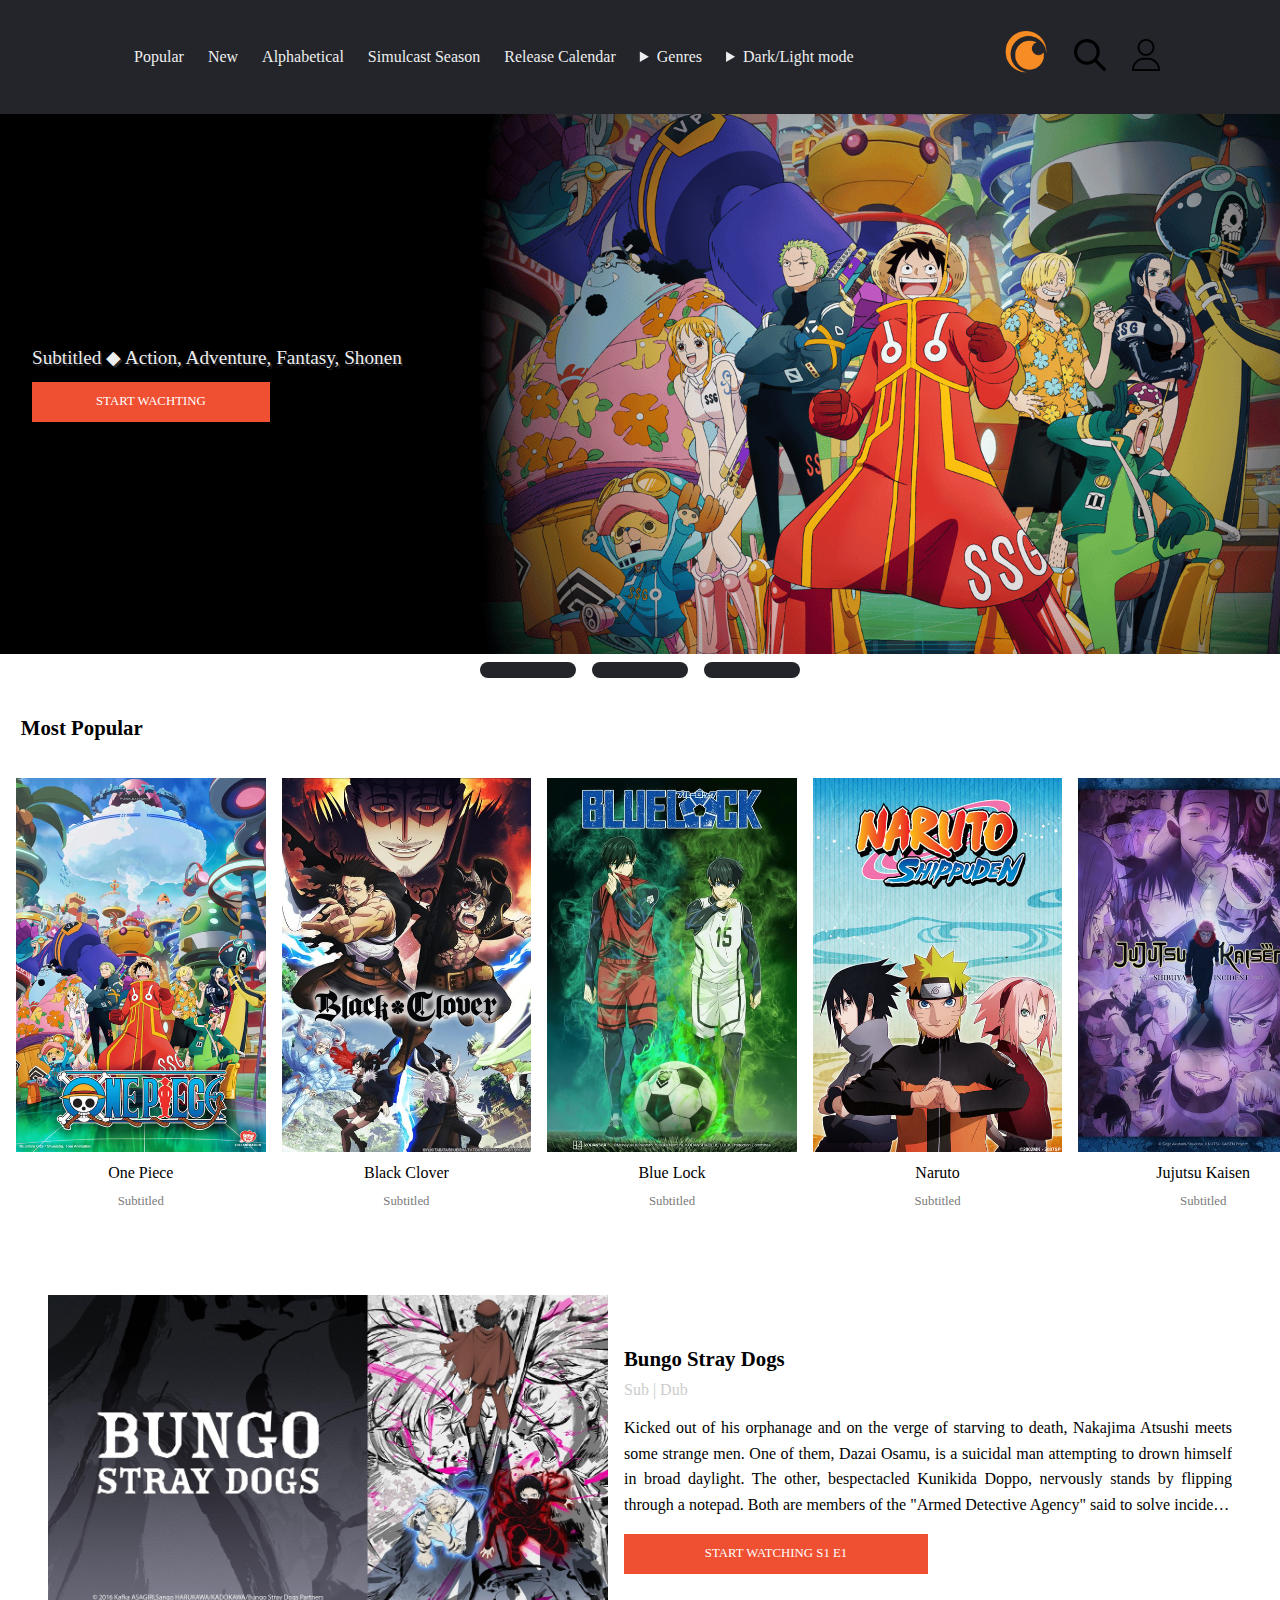
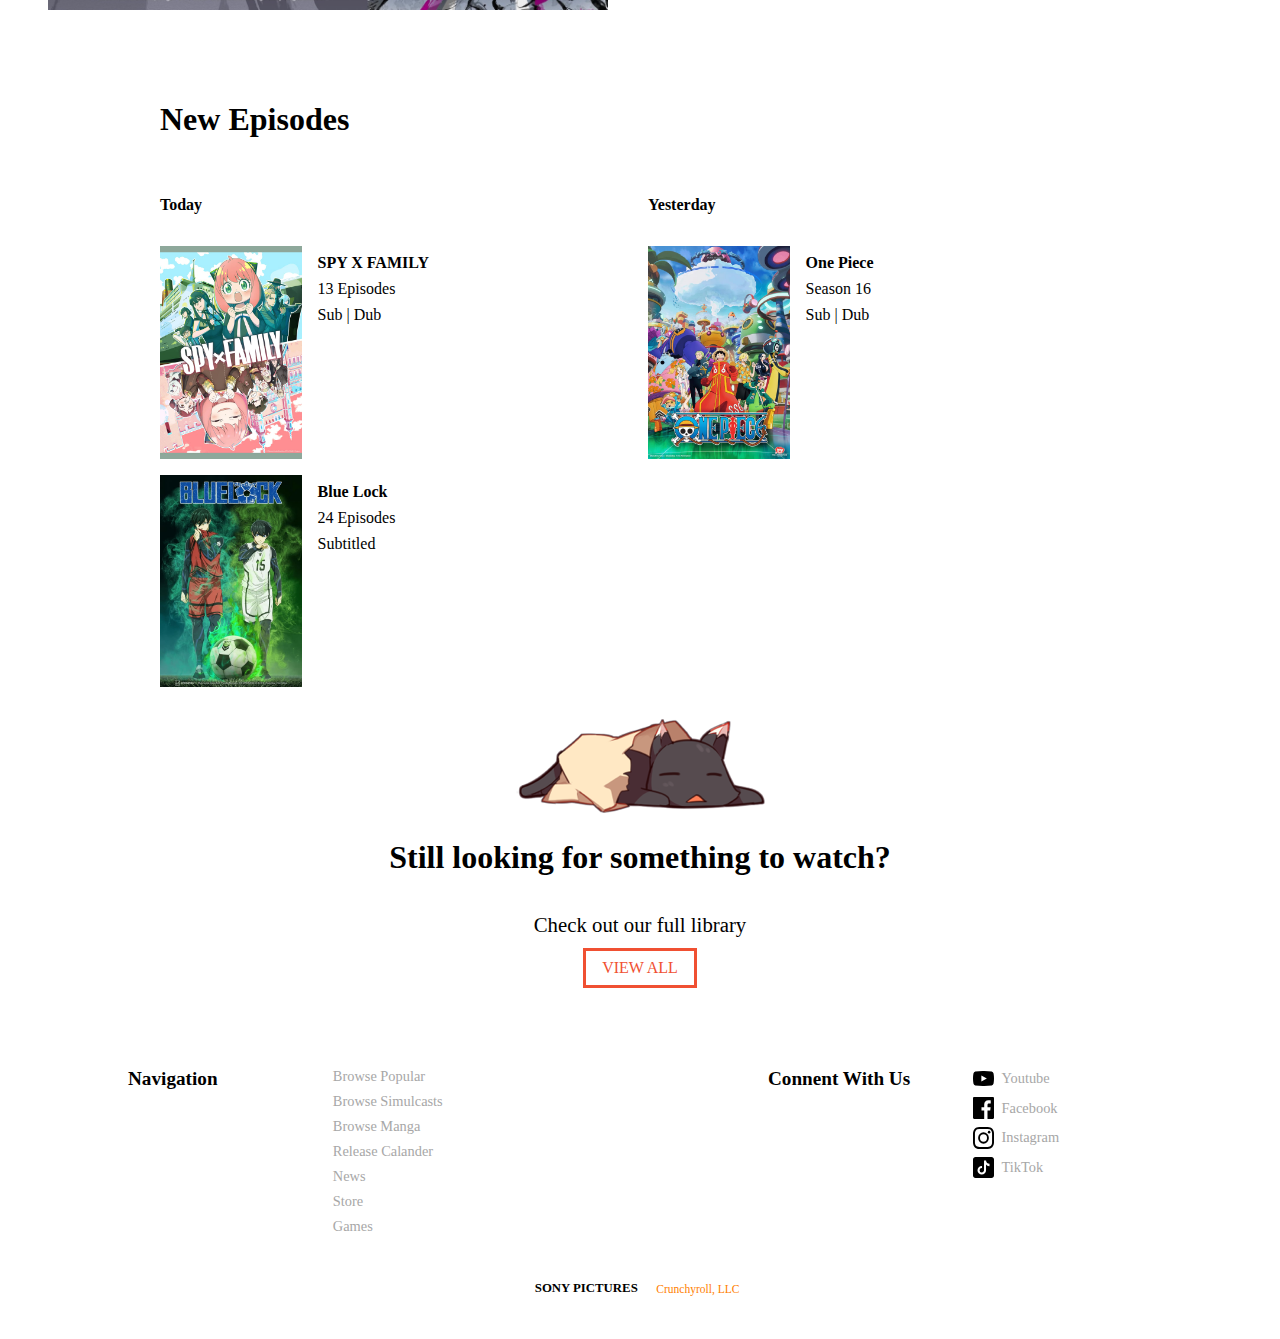
<file: index.html>
<!DOCTYPE html>
<html lang="en">

<head>
	<meta charset="UTF-8">
	<meta name="author" content="Maryam Qadri">
	<meta name="viewport" content="width=device-width, initial-scale=1">

	<title>Crunchyroll</title>

	<link href="styles/style.css" rel="stylesheet">
	<link href="styles/stylehome.css" rel="stylesheet">
	<link rel="icon" type="image/svg+xml" href="images/navigatie/logosmall.svg">
</head>

<body>

	<header>
		<nav>
			<ul>
				<li><button><img src="images/navigatie/menu.png"
							alt="Three stacked horizontal lines representing the navigation menu icon"></button></li>

				<!-- <a href="https://www.flaticon.com/free-icons/hamburger" title="hamburger icons">Hamburger icons created by feen - Flaticon</a> -->
				<li>
					<h1><a href="index.html"><img src="images/navigatie/logo-oranje.png"
								alt="Welcome to Crunchyroll. Have fun watching!"></a></h1>
				</li>
				<!-- bron: https://upload.wikimedia.org/wikipedia/commons/0/08/Crunchyroll_Logo.png -->


				<li><a href="#"><img src="images/navigatie/search.png"
							alt="Magnifying glass icon representing the search function"></a></li>

				<!-- <a href="https://www.flaticon.com/free-icons/search" title="search icons">Search icons created by Royyan Wijaya - Flaticon</a> -->

				<li><a href="#"><img src="images/navigatie/user.png"
							alt="Outline of a person representing the user profile"></a></li>

				<!-- <a href="https://www.flaticon.com/free-icons/user" title="user icons">User icons created by Freepik - Flaticon</a> -->
			</ul>
		</nav>

		<nav>
			<button aria-hidden="true">Close</button>
			<ul>
				<li>Popular</li>
				<li>New</li>
				<li>Alphabetical</li>
				<li>Simulcast Season</li>
				<li>Release Calendar</li>
				<li>
					<details>
						<summary>Genres</summary>
						<ul>
							<li>Action</li>
							<li>Comedy</li>
							<li>Drama</li>
							<li>Fantasy</li>
							<li>Shonen</li>
						</ul>
					</details>
				</li>
				<li>
					<details>
						<summary>Dark/Light mode</summary>
						<label>
						  <input type="radio" name="thema" value="light" />
						  licht
						</label>
						<label>
						  <input type="radio" name="thema" value="dark" />
						  donker
						</label>
					  </details>
				</li>
			</ul>
		</nav>
	</header>



	<main>
		<!-- carousel met 3 plaatjes -->
		<section>
			<h2 class="visually-hidden">Top 3</h2>

			<ul>
				<li id="onepiece">
					<p>Subtitled ◆ Action, Adventure, Fantasy, Shonen</p>
					<a href="onepiece.html" aria-label="start watching One piece">Start wachting</a>
					<!-- a stylen als een button -->
				</li>
				<li id="tasuketsu">
					<p>16 ◆ Subtitled</p>
					<a href="#" aria-label="start watching tasuketsu">Start wachting</a>
				</li>
				<li id="wistoria">
					<p>16 ◆ Sub | Dub</p>
					<a href="#" aria-label="start watching wistoria">Start wachting</a>
				</li>
			</ul>

			<nav>
				<ul>
					<li><a href="#onepiece"></a></li>
					<li><a href="#tasuketsu"></a></li>
					<li><a href="#wistoria"></a></li>
				</ul>
			</nav>
		</section>

		<section>
			<!-- Most Popular slide/carousel -->

			<h2>Most Popular</h2>
			<ul>
				<li>
					<h3>One Piece</h3>
					<p>Subtitled</p>
					<a href="onepiece.html"><img src="images/popularslide/onepiecepopular.jpg"
							alt="One Piece, showing the main character Luffy and his crew behind him."></a>
				</li>
				<li>
					<h3>Black Clover</h3>
					<p>Subtitled</p>
					<a href="#"><img src="images/popularslide/blackclover.jpg"
							alt="Black Clover, couple characters in action mid air."></a>
				</li>
				<li>
					<h3>Blue Lock</h3>
					<p>Subtitled</p>
					<a href="#"><img src="images/popularslide/bluelock.jpg"
							alt="Blue Lock, two players surrounded by green smoke."></a>
				</li>
				<li>
					<h3>Naruto</h3>
					<p>Subtitled</p>
					<a href="#"><img src="images/popularslide/naruto.jpg"
							alt="Naruto, the three main characters standing confidently."></a>
				</li>
				<li>
					<h3>Jujutsu Kaisen</h3>
					<p>Subtitled</p>
					<a href="#"><img src="images/popularslide/jujutsukaisen.jpe"
							alt="Jujutsu Kaisen, the main character standing in the middel with all the characters faces surrounding him."></a>
				</li>
				<li>
					<h3>Spy x Family</h3>
					<p>Subtitled</p>
					<a href="#"><img src="images/popularslide/spyxfamily.jpg"
							alt="Spy x Family, the characters reading in action on one side and playfull on the other side."></a>
				</li>
			</ul>

		</section>

		<!-- Banner  -->

		<section>
			<div class="banner">
				<h2>Bungo Stray Dogs</h2>
				<p>Sub | Dub</p>

				<p>Kicked out of his orphanage and on the verge of starving to death, Nakajima Atsushi meets some
					strange men. One of them, Dazai Osamu, is a suicidal man attempting to drown himself in broad
					daylight. The other, bespectacled Kunikida Doppo, nervously stands by flipping through a notepad.
					Both are members of the "Armed Detective Agency" said to solve incidents that even the military and
					police won't touch. Atsushi ends up accompanying them on a mission to eliminate a man-eating tiger
					that's been terrorizing the population.... </p>
				<a href="#">Start watching s1 e1</a>
			</div>
			<img src="images/banner/bungostraydogs.jpeg" alt="Bungo Stray Dogs banner, intense colors">


		</section>

		<!-- New Episodes -->

		<section>
			<h2>New Episodes</h2>
			<h3>Today</h3>
			<ul>
				<li>
					<div class="epinfo">
						<h4>SPY X FAMILY</h4>
						<p>13 Episodes</p>
						<p>Sub | Dub</p>
					</div>
					<img src="images/popularslide/spyxfamily.jpg" alt="Spy x Family banner">

				</li>
				<li>
					<div class="epinfo">
						<h4>Blue Lock</h4>
						<p>24 Episodes</p>
						<p>Subtitled</p>
					</div>
					<img src="images/popularslide/bluelock.jpg" alt="Blue Lock banner">

				</li>
			</ul>
			<h3>Yesterday</h3>
			<ul>
				<li>
					<div class="epinfo">
						<h4>One Piece</h4>
						<p>Season 16</p>
						<p>Sub | Dub</p>
					</div>
					<img src="images/popularslide/onepiecepopular.jpg"
						alt="One Piece, showing the main character Luffy and his crew behind him">
				</li>
			</ul>
		</section>
		<section>
			<h2>Still looking for something to watch?</h2>
			<p>Check out our full library</p>
			<img src="images/footer/yuzu.png" alt="sleeping cat.">

			<a href="https://www.crunchyroll.com/videos/popular"> VIEW ALL</a>
		</section>
	</main>
	<footer>
		<section>
			<h3>Navigation</h3>
			<ul>
				<li><a href="#">Browse Popular</a></li>
				<li><a href="#">Browse Simulcasts</a></li>
				<li><a href="#">Browse Manga</a></li>
				<li><a href="#">Release Calander</a></li>
				<li><a href="#">News</a></li>
				<li><a href="#">Store</a></li>
				<li><a href="#">Games</a></li>
			</ul>
		</section>
		<section>
			<h3>Connent With Us</h3>
			<ul>
				<li><a href="#"><img src="images/footer/youtube.svg" alt="logo youtube">Youtube</a></li>
				<li><a href="#"><img src="images/footer/facebook.svg" alt="logo of facebook">Facebook</a></li>
				<li><a href="#"><img src="images/footer/instagram.svg" alt="logo of instagram">Instagram</a></li>
				<li><a href="#"><img src="images/footer/tiktok.svg" alt="logo of tiktok">TikTok</a>
				</li>
			</ul>
		</section>
		<section>
			<h4>SONY PICTURES</h4>
			<p>Crunchyroll, LLC</p>
		</section>
	</footer>

	<script defer src="scripts/script.js"></script>
</body>

</html>
</file>
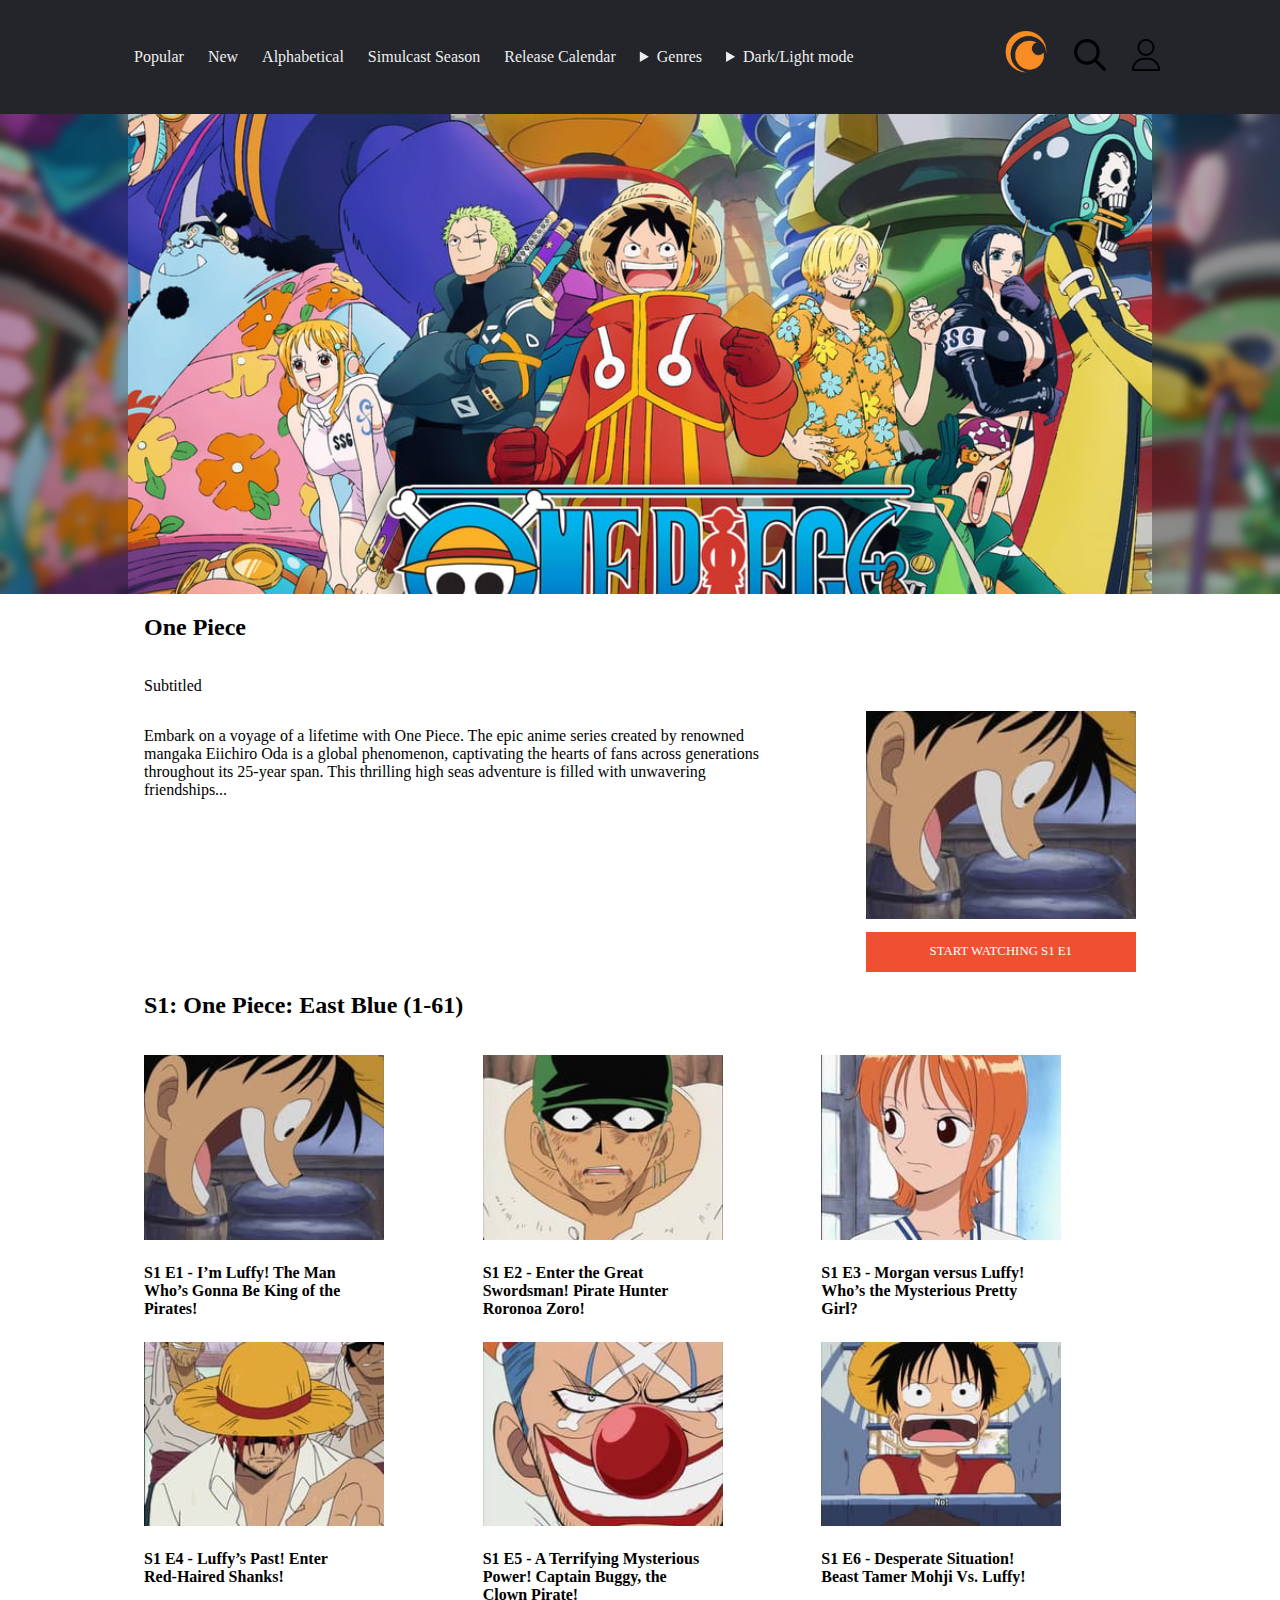
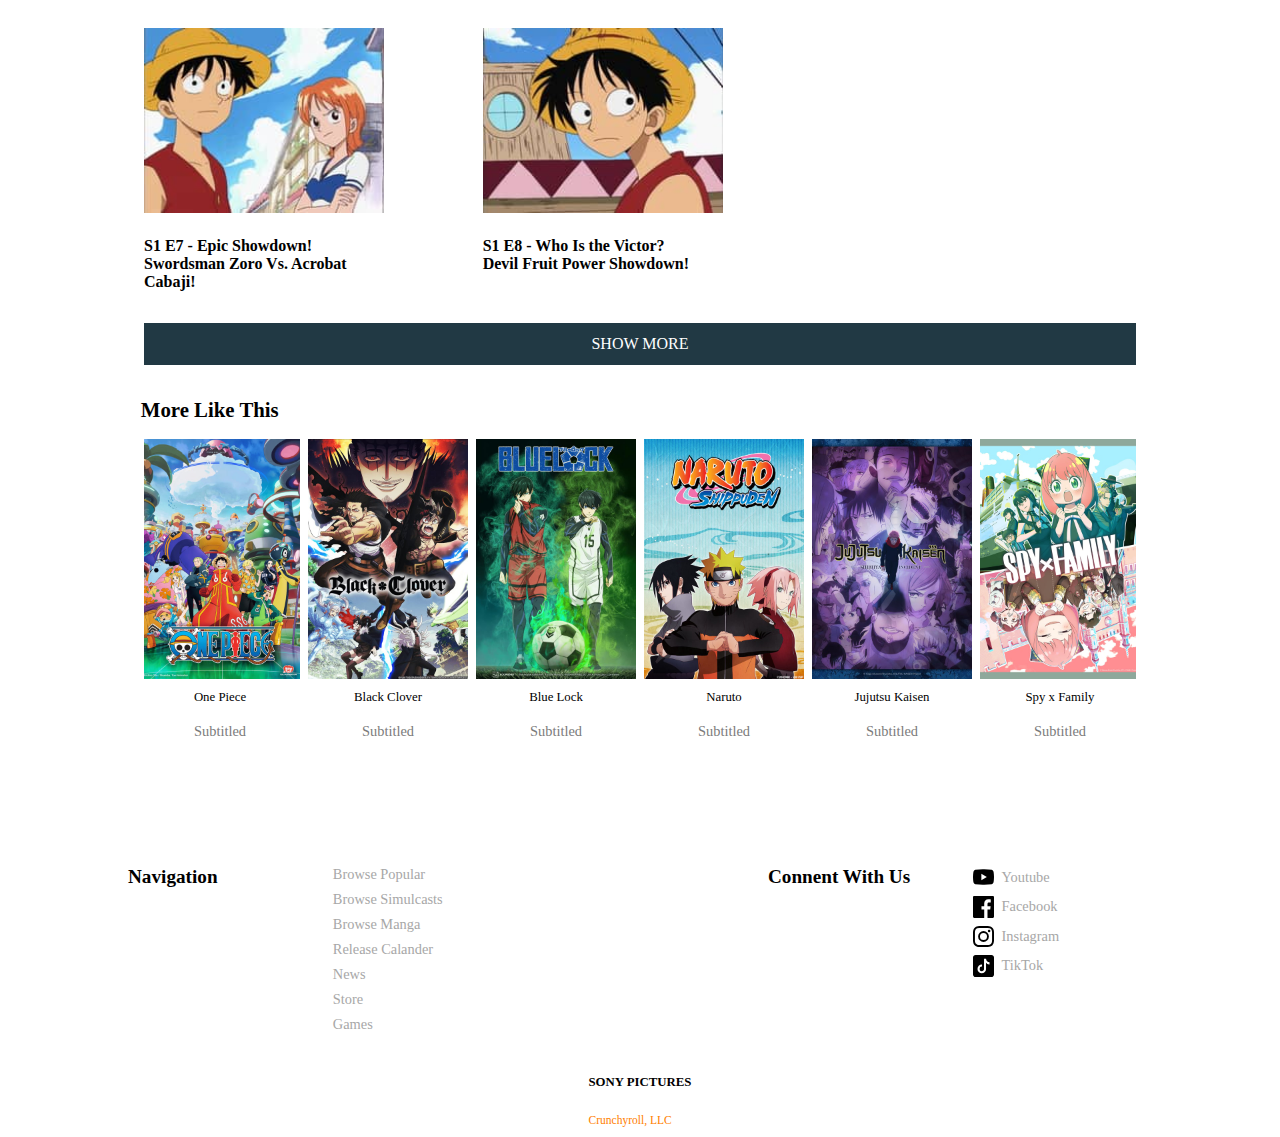
<file: onepiece.html>
<!DOCTYPE html>
<html lang="en">

<head>
    <meta charset="UTF-8">
    <meta name="author" content="Maryam Qadri">
    <meta name="viewport" content="width=device-width, initial-scale=1">

    <title>Crunchyroll</title>

    <link href="styles/style.css" rel="stylesheet">
    <link href="styles/styleonepiece.css" rel="stylesheet">
    <link rel="icon" type="image/svg+xml" href="images/navigatie/logosmall.svg">
</head>

<body>

    <header>
        <nav>
            <ul>
                <li><button><img src="images/navigatie/menu.png"
                            alt="Three stacked horizontal lines representing the navigation menu icon"></button></li>

                <!-- <a href="https://www.flaticon.com/free-icons/hamburger" title="hamburger icons">Hamburger icons created by feen - Flaticon</a> -->
                <li>
                    <h1><a href="index.html"><img src="images/navigatie/logo-oranje.png"
                                alt="Welcome to Crunchyroll. Have fun watching!"></a></h1>
                </li>
                <!-- bron: https://upload.wikimedia.org/wikipedia/commons/0/08/Crunchyroll_Logo.png -->


                <li><a href="#"><img src="images/navigatie/search.png"
                            alt="Magnifying glass icon representing the search function"></a></li>

                <!-- <a href="https://www.flaticon.com/free-icons/search" title="search icons">Search icons created by Royyan Wijaya - Flaticon</a> -->

                <li><a href="#"><img src="images/navigatie/user.png"
                            alt="Outline of a person representing the user profile"></a></li>

                <!-- <a href="https://www.flaticon.com/free-icons/user" title="user icons">User icons created by Freepik - Flaticon</a> -->
            </ul>
        </nav>

        <nav>
            <button aria-hidden="true">Close</button>
            <ul>
                <li>Popular</li>
                <li>New</li>
                <li>Alphabetical</li>
                <li>Simulcast Season</li>
                <li>Release Calendar</li>
                <li>
                    <details>
                        <summary>Genres</summary>
                        <ul>
                            <li>Action</li>
                            <li>Comedy</li>
                            <li>Drama</li>
                            <li>Fantasy</li>
                            <li>Shonen</li>
                        </ul>
                    </details>
                </li>
                <li>
					<details>
						<summary>Dark/Light mode</summary>
						<label>
						  <input type="radio" name="thema" value="light" />
						  licht
						</label>
						<label>
						  <input type="radio" name="thema" value="dark" />
						  donker
						</label>
					  </details>
				</li>
            </ul>
        </nav>
    </header>
    <main>
        <section>
            <h2 class="visually-hidden">Banner</h2>
            <!-- https://www.a11yproject.com/posts/how-to-hide-content/ -->
        </section>
        <section>
            <h2>One Piece</h2>
            <p>Subtitled</p>
            <a href="#">Start watching S1 E1</a>
            <p>Embark on a voyage of a lifetime with One Piece. The epic anime series created by renowned mangaka
                Eiichiro Oda is a global phenomenon, captivating the hearts of fans across generations throughout its
                25-year span. This thrilling high seas adventure is filled with unwavering friendships...</p>
            <img src=" images/onepiece/episodes/ep1.jpg" alt="mc with a big smile shown in the image">

        </section>
        <section>
            <h2>S1: One Piece: East Blue (1-61)</h2>
            <ul>
                <li>
                    <h4>S1 E1 - I’m Luffy! The Man Who’s Gonna Be King of the Pirates!</h4>
                    <img src="images/onepiece/episodes/ep1.jpg" alt="luffy with a big smile shown in the image">
                </li>
                <li>
                    <h4>S1 E2 - Enter the Great Swordsman! Pirate Hunter Roronoa Zoro!</h4>
                    <img src="images/onepiece/episodes/ep2.jpg" alt="zoro with shocked face shown in the image">
                </li>
                <li>
                    <h4>S1 E3 - Morgan versus Luffy! Who’s the Mysterious Pretty Girl? </h4>
                    <img src="images/onepiece/episodes/ep3.jpg" alt="nami's face shown in the image">
                </li>
                <li>
                    <h4>S1 E4 - Luffy’s Past! Enter Red-Haired Shanks!</h4>
                    <img src="images/onepiece/episodes/ep4.jpg" alt="mc with a big smile shown in the image">
                </li>
                <li>
                    <h4>S1 E5 - A Terrifying Mysterious Power! Captain Buggy, the Clown Pirate!</h4>
                    <img src="images/onepiece/episodes/ep5.jpg" alt="mc with a big smile shown in the image">
                </li>
                <li>
                    <h4>S1 E6 - Desperate Situation! Beast Tamer Mohji Vs. Luffy!</h4>
                    <img src="images/onepiece/episodes/ep6.jpg" alt="mc with a big smile shown in the image">
                </li>
                <li>
                    <h4>S1 E7 - Epic Showdown! Swordsman Zoro Vs. Acrobat Cabaji!</h4>
                    <img src="images/onepiece/episodes/ep7.jpg" alt="mc with a big smile shown in the image">
                </li>
                <li>
                    <h4>S1 E8 - Who Is the Victor? Devil Fruit Power Showdown!</h4>
                    <img src="images/onepiece/episodes/ep8.jpg" alt="mc with a big smile shown in the image">
                </li>
            </ul>
            <a href="#">Show more</a>
        </section>
        <section>
            <h2>More Like This</h2>
            <ul>
                <li>
                    <h3>One Piece</h3>
                    <p>Subtitled</p>
                    <a href="onepiece.html"><img src="images/popularslide/onepiecepopular.jpg"
                            alt="One Piece, showing the main character Luffy and his crew behind him."></a>
                </li>
                <li>
                    <h3>Black Clover</h3>
                    <p>Subtitled</p>
                    <a href="#"><img src="images/popularslide/blackclover.jpg"
                            alt="Black Clover, couple characters in action mid air."></a>
                </li>
                <li>
                    <h3>Blue Lock</h3>
                    <p>Subtitled</p>
                    <a href="#"><img src="images/popularslide/bluelock.jpg"
                            alt="Blue Lock, two players surrounded by green smoke."></a>
                </li>
                <li>
                    <h3>Naruto</h3>
                    <p>Subtitled</p>
                    <a href="#"><img src="images/popularslide/naruto.jpg"
                            alt="Naruto, the three main characters standing confidently."></a>
                </li>
                <li>
                    <h3>Jujutsu Kaisen</h3>
                    <p>Subtitled</p>
                    <a href="#"><img src="images/popularslide/jujutsukaisen.jpe"
                            alt="Jujutsu Kaisen, the main character standing in the middel with all the characters faces surrounding him."></a>
                </li>
                <li>
                    <h3>Spy x Family</h3>
                    <p>Subtitled</p>
                    <a href="#"><img src="images/popularslide/spyxfamily.jpg"
                            alt="Spy x Family, the characters reading in action on one side and playfull on the other side."></a>
                </li>
            </ul>
        </section>
    </main>
    <footer>
        <section>
            <h3>Navigation</h3>
            <ul>
                <li><a href="#">Browse Popular</a></li>
                <li><a href="#">Browse Simulcasts</a></li>
                <li><a href="#">Browse Manga</a></li>
                <li><a href="#">Release Calander</a></li>
                <li><a href="#">News</a></li>
                <li><a href="#">Store</a></li>
                <li><a href="#">Games</a></li>
            </ul>
        </section>
        <section>
            <h3>Connent With Us</h3>
            <ul>
                <li><a href="#"><img src="images/footer/youtube.svg" alt="logo youtube">Youtube</a></li>
                <li><a href="#"><img src="images/footer/facebook.svg" alt="logo of facebook">Facebook</a></li>
                <li><a href="#"><img src="images/footer/instagram.svg" alt="logo of instagram">Instagram</a></li>
                <li><a href="#"><img src="images/footer/tiktok.svg" alt="logo of tiktok">TikTok</a>
                </li>
            </ul>
        </section>
        <section>
            <h4>SONY PICTURES</h4>
            <p>Crunchyroll, LLC</p>
        </section>
    </footer>
    <script defer src="scripts/script.js"></script>
</body>

</html>
</file>
<file: styles/style.css>
/**************/
/* CSS REMEDY */
/**************/
*,
*::after,
*::before {
    box-sizing: border-box;
    /* background-color: #23252b;
  color: #eee; */

}



/*********************/
/* CUSTOM PROPERTIES */
/*********************/
:root {
    /* startje */
    --color-text: #111;
    --color-background: #eee;


    color-scheme: light dark; 

    --color-textx: light-dark(#000, #eee);
    --color-text-h3: light-dark(#7b7b7b, #eee)
    --color-backgroundx: light-dark(#eee, #23252b);
    --color-navbanner: light-dark(#23252b, #eee);
}
:root:has([value="light"]:checked) {
	color-scheme:light;
}

:root:has([value="dark"]:checked) {
	color-scheme:dark;
}  




/* Font styling */

@font-face {
    font-family: 'Lato';
    src: url('../font/Lato-Light.otf');
    font-weight: 300;
    font-style: normal;
}

@font-face {
    font-family: 'Lato';
    src: url('../font/Lato-Regular.otf');
    font-weight: 400;
    font-style: normal;
}

@font-face {
    font-family: 'Lato';
    src: url('../font/Lato-Bold.otf');
    font-weight: 700;
    font-style: normal;
}

@font-face {
    font-family: 'Lato';
    src: url('../font/Lato-Italic.otf');
    font-weight: 400;
    font-style: normal;
}

@font-face {
    font-family: 'Lato';
    src: url('../font/Lato-Hairline.otf');
    font-weight: 100;
    font-style: normal;
}


header {
    background-color: #23252b;
}

header nav:nth-of-type(1) ul {
    margin: 0;
    padding: 0 1em;
    list-style: none;
    display: flex;
    flex-wrap: wrap;
    justify-content: space-between;
    align-items: center;
}

header nav:nth-of-type(1) ul li button img {
    min-width: 2em;
}

header>nav:nth-of-type(2) {
    color: white;
    margin: 0;
    padding: 0;
    list-style: none;
    display: grid;
    padding: 1em;
    align-content: start;
    gap: 1em;

    position: fixed;
    left: 0;
    right: 0;
    top: 4em;
    bottom: 0;
    background-color: var(--header-menu-color);

    translate: -100%;
    transition: .3s ease-in-out;
}

header>nav ul {
    display: grid;
    padding: 0;
    list-style: none;
    padding: 1em;
    align-content: start;
    gap: 1.5em;
}

header nav:nth-of-type(1) ul li:first-of-type {
    margin-right: auto;
}

header nav:nth-of-type(1) ul li:nth-of-type(2) img {
    width: 1.5em;
    transition: transform 0.3s ease;
}

header nav:nth-of-type(1) ul li:nth-of-type(2) img:hover {
    transform: scale(1.2);
}

nav:nth-of-type(1) button {
    border: none;
    background-color: transparent;
}

nav:nth-of-type(2) button {
    background-color: #ff640a;
    border: none;
    color: #eee;
    padding: 1em 2em;
    border-radius: .5em;
    justify-self: start;
    font-weight: 700;
    font-size: .85em;
}

header>nav.toonMenu {
    translate: 0;
}


/* FOOTER */

footer {
    padding: 1em;
    padding-top: 4em;
    display: flex;
    flex-direction: column;
    gap: 2em;
}

footer > section {
    display: flex;
    align-items: flex-start;
    gap: 2em;
    margin-bottom: 1em;
}

footer h3 {
    flex: 0 0 9em;
    color: var();
    font-size: 1.2em;
    margin: 0;
    text-align: left;
}

footer ul {
    flex: 1;
    list-style: none;
    padding: 0;
    margin: 0;
}

footer ul li {
    margin-bottom: .5em;
}

footer ul li a {
    color: #a7a7a7;
    text-decoration: none;
    font-size: 0.9em;
    display: flex;
    align-items: center;
    gap: .5em;
}

footer section:nth-of-type(2) ul {
    display: flex;
    flex-direction: column;
    align-items: flex-start;
}

footer section:nth-of-type(2) img {
    height: 1.5em;
    width: 1.5em;
}

footer ul li a:hover {
    color: #ff8000;
    text-decoration: underline;
}

footer section:last-of-type h4 {
    font-weight: bold;
    color: var(--color-textx);
    margin: 0;
}

footer section:last-of-type p {
    font-size: 0.9em;
    color: #ff8000;
}







/* RESPONSIVE */



@media (min-width: 40em) {

/* HEADER BEIDE NAVS  */

    header nav:nth-of-type(1) button {
        display: none;
    }

    header nav:nth-of-type(1) {
        order: 1;
    }

    header nav:nth-of-type(2) button {
        display: none;
    }

    header nav:nth-of-type(2) {
        background-color: transparent;
        position: inherit;

        translate: 0;
    }

    header nav:nth-of-type(2) ul {
        color: #eee;
        display: flex;
    }

    header nav:nth-of-type(2)>ul:nth-of-type(2) {
        display: flex;
        flex-direction: row;

    }

    header {
        display: flex;
        align-items: center;
        justify-content: space-around;
        padding: 0 4em 0;
        
    }


    /* FOOTER */

    footer {
        display: grid;
        grid-template-columns: repeat(2, 1fr);
        gap: 2em;
        position: relative;
    }

    footer section {
        display: flex;
        flex-direction: row;
        align-items: flex-start;
        padding: 0 7em 0;
    }

    footer section:nth-of-type(3) {
        position: absolute;
        bottom: -5em;
        left: 50%;
        transform: translateX(-50%);
        margin: 0;
    }

    footer section:nth-of-type(3) {
        font-size: .8em;
    }
}
</file>
<file: styles/stylehome.css>
/**************/
/* CSS REMEDY */
/**************/
*,
*::after,
*::before {
  box-sizing: border-box;
  padding: 0;
}




/*********************/
/* CUSTOM PROPERTIES */
/*********************/
:root {
  /* startje */
  --color-text: #111;
  --color-background: #eee;
  --header-menu-color: #23252b;
  --h2-size: 1.3em;
  --h2-desktop: 2em;
  --h2-weight: 700;
  --h3-size: .8em;
  --h3-desktop: 1.5em 
  --h3-weight: 400;
  --hover-a-button-background-color: #c93920;



  color-scheme: light dark; 

  --color-textx: light-dark(#000, #eee);
  --color-text-h3: light-dark(#7b7b7b, #eee)
  --color-backgroundx: light-dark(#eee, #23252b);
  --color-navbanner: light-dark(#23252b, #eee);
}

:root:has([value="light"]:checked) {
	color-scheme:light;
}

:root:has([value="dark"]:checked) {
	color-scheme:dark;
} 
/* bron dark/light mode: https://dlo.mijnhva.nl/d2l/common/dialogs/quickLink/quickLink.d2l?ou=609314&type=coursefile&fileId=FED+24-25+-+Blok+1+-+Intro+kleurtjes+met+has+en+lightdark.pdf */


/* Font styling */

@font-face {
  font-family: 'Lato';
  src: url('../font/Lato-Light.otf');
  font-weight: 300;
  font-style: normal;
}

@font-face {
  font-family: 'Lato';
  src: url('../font/Lato-Regular.otf');
  font-weight: 400;
  font-style: normal;
}

@font-face {
  font-family: 'Lato';
  src: url('../font/Lato-Bold.otf');
  font-weight: 700;
  font-style: normal;
}

@font-face {
  font-family: 'Lato';
  src: url('../font/Lato-Italic.otf');
  font-weight: 400;
  font-style: normal;
}

@font-face {
  font-family: 'Lato';
  src: url('../font/Lato-Hairline.otf');
  font-weight: 100;
  font-style: normal;
}


body {
  font-family: 'lato-regular';
  margin: 0;
  background-color: var(--color-backgroundx);
}


h2 {
  color: var(--color-textx);
}

section h2:focus {
background-color: #f04e3283;
}


h3 {
  color: var(--color-text-h3);
}


/* STYLEN CAROUSEL */
main>section:nth-of-type(1) ul {
  display: flex;
  overflow: hidden;
  padding: 0;
  margin: 0;
}

main>section:nth-of-type(1) p {
  color: #eee;
  text-shadow: .1em .1em #23252b;

  /* bron text-shadow: https://www.w3schools.com/cssref/tryit.php?filename=trycss3_text-shadow */
}

.visually-hidden {
  clip: rect(0 0 0 0);
  clip-path: inset(50%);
  height: 1px;
  overflow: hidden;
  position: absolute;
  white-space: nowrap;
  width: 1px;
}

main>section:nth-of-type(1)>ul>li {
  height: 50vh;
  background-size: cover;
  background-position: 85% center;

  display: grid;
  justify-content: center;
  align-content: end;
  justify-items: center;
  text-align: center;
  padding: 1em;
  min-width: 100vw;
  flex-shrink: 0;
  scroll-behavior: smooth;
}

main>section:nth-of-type(1)>ul>li:nth-of-type(1) {
  background-image: url('../images/carousel/onepiece.png');
}


main>section:nth-of-type(1)>ul>li:nth-of-type(2) {
  background-image: url('../images/carousel/tasuketsu.png');
}


main>section:nth-of-type(1)>ul>li:nth-of-type(3) {
  background-image: url('../images/carousel/wistoria.png');
}


/* STYLEN BUTTON CAROUSEL STRAT WATCHING  */

main>section:nth-of-type(1)>ul:nth-of-type(1) li a {
  background-color: #f05032;
  color: #fff;
  border: none;
  padding: 1em 5em;
  cursor: pointer;
  text-transform: uppercase;
  font-size: .8em;
  transition: transform 0.3s ease;
  text-decoration: none;
}



main>section:nth-of-type(1)>ul:nth-of-type(1) li a:hover {
  background-color: var(--hover-a-button-background-color);
  transition: transform 0.4s;
  transform: scale(0.9);

}

/* STYLEN NAV KNOPJES CAROUSEL */

main>section:nth-of-type(1) nav {
  list-style-type: none;
  background-color: var(--color-backgroundx);

}


main>section:nth-of-type(1) nav ul {
  overflow: hidden;
  scroll-behavior: smooth;


  margin: 0;
  padding: 0;
  list-style-type: none;

  display: flex;
  gap: 1em;
  justify-content: center;
  padding-top: .5em;

}

main>section:nth-of-type(1)>ul li {
  scroll-margin-top: 10em;
  width: 100%;
  flex-shrink: 0;
}


main>section:nth-of-type(1) nav ul li a {
  display: block;
  height: 1em;
  aspect-ratio: 3/0.5;
  background-color: var(--color-navbanner);
  border-radius: .5em;
  transition: transform 0.3s ease;
}

main>section:nth-of-type(1) nav ul li a:hover {
  transform: scale(0.8);
  background-color: #f05032;
}



/* STYLEN SLIDES MOST POPULAR */

main section:nth-of-type(2) ul {
  display: grid;
  grid-auto-flow: column;
  grid-gap: 1em;
  overflow-x: auto;
  scroll-behavior: smooth;
  padding: 0 1em 1em;
  max-width: 100%;
}


main section:nth-of-type(2) li {
  display: flex;
  flex-direction: column;
  align-items: center;
  text-align: center;
}


main section:nth-of-type(2) li img {
  min-width: 10em;
  max-width: 100%;
  transition: transform 0.3s ease;
}

section:nth-of-type(2) li img:hover {
  transition: transform 0.4s;
  transform: scale(0.9);
}

main section:nth-of-type(2) h2 {
  font-size: var(--h2-size);
  font-weight: var(--h2-weight);
  color: var(--color-textx);
  padding: 1em;
}


main section:nth-of-type(2) li h3 {
  font-size: 1em;
  color: var(--color-text-h3);
  margin: 0.5em 0 0.3em 0;
  font-weight: var(--h3-weight);
  font-size: var(--h3-size);
  order: 1;
}

main section:nth-of-type(2) li h3:hover {
  color: #f05032;
  transform: scale(1.1);
}


main section:nth-of-type(2) li p {
  font-size: 0.9em;
  color: #7b7b7b;
  order: 2;
}


/* BANNER STYLEN */

 section:nth-of-type(3) {
  display: flex;
  flex-direction: column;
  align-items: center;
  color: #fff;
  padding: 0 1em 0 1em;
}

section:nth-of-type(3) img {
  width: 100%;
  max-width: 100%;
  margin-bottom: 1em;
  order: -1;
}


section:nth-of-type(3) .banner h2 {
  font-size: var(--h2-size);
  font-weight: var(--h2-weight);
  color: var(--color-textx);
  text-align: left;
  margin: auto;
  margin-bottom: .5em;
}

section:nth-of-type(3) .banner p:first-of-type {
  font-size: 1em;
  color: #ccc;
  margin: 0;
  text-align: left;
}


section:nth-of-type(3) .banner p:nth-of-type(2) {
  font-size: 1em;
  color: var(--color-textx);
  text-align: justify;
  margin: 1em 0;
  line-height: 1.6em;
  max-width: 100%;
}

.banner p:nth-of-type(2) {
  display: -webkit-box;
  overflow: hidden;
  text-overflow: ellipsis;
  -webkit-line-clamp: 4;
  -webkit-box-orient: vertical;

}


/* button start watching s1 e1 */

.banner a {
  display: block;
  align-content: end;
  justify-items: center;
  text-align: center;
  text-decoration: none;
  font-size: .8em;


  background-color: #f05032;
  color: #fff;
  border: none;
  padding: 1em 5em;
  cursor: pointer;
  text-transform: uppercase;
  transition: transform 0.3s ease;
}

.banner a:hover {
  background-color: var(--hover-a-button-background-color);
  transition: transform 0.4s;
  transform: scale(0.9);
}


/* NEW EPISODE SECTION */


section:nth-of-type(4) {
  display: grid;
  gap: 1em;
  padding: 1em;
}

section:nth-of-type(4) h4,
p {
  padding: 0;
  margin: 0.5em;
}

section:nth-of-type(4) ul {
  margin: 0;
  list-style-type: "";
}

section:nth-of-type(4) li {
  display: flex;
  padding-bottom: 1em;
}

section:nth-of-type(4) ul li img {
  width: 30%;
  display: block;
  order: -1;
}

section:nth-of-type(4) ul li img:hover {
  transition: transform 0.4s;
  transform: scale(0.9);
}

.epinfo {
  text-align: start;
  padding-left: 0.5em;
}


/* SLAPENDE KAT */

section:nth-of-type(5) {
  padding: 1em;
  display: flex;
  align-items: center;
  flex-direction: column;
  text-align: center;
}

section:nth-of-type(5) img {
  order: -1;
  width: max-content;
}

section:nth-of-type(5) p {
  font-weight: 500;
  font-size: 1.3em;
}

section:nth-of-type(5) a {
  border: #f05032 solid .2em;
  padding: 0.5em 1em 0.5em;
  color: #f05032;
  text-decoration: none;
}

section:nth-of-type(5) a:hover {
  transition: transform 0.4s;
  transform: scale(0.9);
}



/* RESPONSIVE MAKEN */

@media (min-width: 40em) {

  /* CAROUSEL STYLING */
  main>section:nth-of-type(1)>ul:nth-of-type(1) {
    flex-direction: row;
    justify-content: flex-start;
    min-height: 60vh;

  }

  main>section:nth-of-type(1) nav {
    flex-direction: row;
    justify-content: flex-start;

  }

  main>section:nth-of-type(1)>ul>li {
    display: flex;
    flex-direction: column;
    justify-content: center;
    text-align: left;
    height: auto;
    /* min-width: 100%; */
    padding: 2em;
  }

  main>section:nth-of-type(1)>ul li p {
    font-size: 1.2em;
    padding-right: 35em;
    margin: 0;
  }

  main>section:nth-of-type(1)>ul li a {
    font-size: 1em;
    padding: 1em 3em;
    margin-top: 1em;

  }

  /* start watching button links */
  main>section:nth-of-type(1)>ul li a {
    align-self: self-start;


  }



  /*  MOST POPULAR */
  main section:nth-of-type(2) ul {
    display: flex;
    overflow-x: scroll;
    gap: 1em;
  }

  main section:nth-of-type(2) ul li {
    min-width: 20%;
  }

  main section:nth-of-type(2) ul li img {
    width: 100%;
    height: auto;
  }

  main section:nth-of-type(2) li h3 {
    font-size: 1em;
  }

  main section:nth-of-type(2) li p {
    font-size: .8em;

  }





  /* BANNER STYLING */

  section:nth-of-type(3) {
    display: flex;
    flex-direction: row;
    align-items: center;
    justify-content: center;
    gap: 1em;
    padding: 3em;
  }

  section:nth-of-type(3) img {
    width: 100%;
    max-width: 35em;
    height: auto;
  }



  .banner a {
    width: 50%;
  }


  /* NEW EPISODES GRID */

  section:nth-of-type(4) {
    grid-template-columns: 1fr 1fr;
    padding: 0 10em 0;

  }

  section:nth-of-type(4) h2 {
    grid-column: 1/-1;
  }

  section:nth-of-type(4) h3 {
    grid-row-start: 2;
  }





  h2 {
    font-size: var(--h2-desktop);
  }

  h3 {
    font-size: var(--h3-desktop);
  }


}
</file>
<file: styles/styleonepiece.css>
/**************/
/* CSS REMEDY */
/**************/
*,
*::after,
*::before {
  box-sizing: border-box;
  padding: 0;
}


/*********************/
/* CUSTOM PROPERTIES */
/*********************/
:root {
  /* startje */
  --color-text: #111;
  --color-background: #eee;
  --header-menu-color: #23252b;
  --h3-size: .8em;
  --h3-weight: 400;
  --h2-size: 1.3em;
  --h2-weight: 700;
  --hover-a-button-background-color: #c93920;



  color-scheme: light dark;

  --color-textx: light-dark(#000, #eee);
  --color-text-h3: light-dark(#7b7b7b, #eee) --color-backgroundx: light-dark(#eee, #000);
  --color-navbanner: light-dark(#23252b, #eee);
}

:root:has([value="light"]:checked) {
  color-scheme: light;
}

:root:has([value="dark"]:checked) {
  color-scheme: dark;
}

/* bron dark/light mode: https://dlo.mijnhva.nl/d2l/common/dialogs/quickLink/quickLink.d2l?ou=609314&type=coursefile&fileId=FED+24-25+-+Blok+1+-+Intro+kleurtjes+met+has+en+lightdark.pdf */


/* Font styling */

@font-face {
  font-family: 'Lato';
  src: url('../font/Lato-Light.otf');
  font-weight: 300;
  font-style: normal;
}

@font-face {
  font-family: 'Lato';
  src: url('../font/Lato-Regular.otf');
  font-weight: 400;
  font-style: normal;
}

@font-face {
  font-family: 'Lato';
  src: url('../font/Lato-Bold.otf');
  font-weight: 700;
  font-style: normal;
}

@font-face {
  font-family: 'Lato';
  src: url('../font/Lato-Italic.otf');
  font-weight: 400;
  font-style: normal;
}

@font-face {
  font-family: 'Lato';
  src: url('../font/Lato-Hairline.otf');
  font-weight: 100;
  font-style: normal;
}


body {
  font-family: 'lato-regular';
  margin: 0;
}

.visually-hidden {
  clip: rect(0 0 0 0);
  clip-path: inset(50%);
  height: 1px;
  overflow: hidden;
  position: absolute;
  white-space: nowrap;
  width: 1px;
}


/* BANNER */
main section:nth-of-type(1) {
  position: relative;
  background-image: url('../images/onepiece/banner/onepiecemobiel.jpg');
  background-size: cover;
  background-position: center;
  height: 60vh;
  background-position: 52% center;
}

main section:nth-of-type(1)::before {
  content: "";
  position: absolute;
  background-color: #0000004b;
  top: 0;
  bottom: 0;
  left: 0;
  width: 3%;
  backdrop-filter: blur(5px);
}

main section:nth-of-type(1)::after {
  content: "";
  position: absolute;
  background-color: #0000004b;
  top: 0;
  bottom: 0;
  right: 0;
  width: 3%;
  backdrop-filter: blur(5px);
}



/* INTRO */
main section:nth-of-type(2) {
  display: flex;
  flex-direction: column;
  padding: 1em;
  margin: 0;
}

section:nth-of-type(2) img {
  display: none;
}


section:nth-of-type(2)>a {
  display: block;
  text-decoration: none;
  margin-top: 1em;
  font-size: .8em;


  background-color: #f05032;
  color: #fff;
  border: none;
  padding: 1em 5em;
  cursor: pointer;
  text-transform: uppercase;
  text-align: center;
  transition: transform 0.3s ease;
}

section:nth-of-type(2)>a:hover {
  background-color: var(--hover-a-button-background-color);
  transition: transform 0.4s;
  transform: scale(0.9);
}

/* EPISODES */

section:nth-of-type(3) {
  padding: 1em;
  display: grid;
  gap: 1em;
}

section:nth-of-type(3) ul {
  margin: 0;
  list-style: none;
}

section:nth-of-type(3) ul li {
  display: flex;
  align-items: center;
  gap: 0.5em;
}

section:nth-of-type(3) ul li:hover {
  transform: scale(1.1);
  transition: transform 0.4s;

}

section:nth-of-type(3) img {
  max-width: 30%;
  order: -1;
  padding-bottom: 1em;
}

section:nth-of-type(3) ul h4 {
  font-size: 1em;
  text-align: start;
  margin: 0;
  display: flex;
  align-self: start;
  padding-right: 6em;
}

section:nth-of-type(3) a {
  display: inline-block;
  margin-top: 1em;
  padding: 0.75em 1.5em;
  text-align: center;
  color: #fff;
  background-color: #213944;
  text-decoration: none;
  text-transform: uppercase;
}

section:nth-of-type(3) a:hover {
  background-color: #31515f;
}


/* STYLEN MORE LIKE THIS */

main section:nth-of-type(4) {
  gap: 1em;
  padding: 1em;
}


main section:nth-of-type(4) ul {
  display: grid;
  grid-auto-flow: column;
  grid-gap: 1em;
  overflow-x: auto;
  scroll-behavior: smooth;
  padding-bottom: 1em;
  max-width: 100%;
}


main section:nth-of-type(4) li {
  display: flex;
  flex-direction: column;
  align-items: center;
  text-align: center;
}


main section:nth-of-type(4) li img {
  min-width: 10em;
  max-width: 100%;
  transition: transform 0.3s ease;
}

main section:nth-of-type(4) li img:hover {
  transition: transform 0.4s;
  transform: scale(0.9);

}

main section:nth-of-type(4) h2 {
  font-size: var(--h2-size);
  font-weight: var(--h2-weight);
  color: var(--color-textx);
}


main section:nth-of-type(4) li h3 {
  font-size: 1em;
  color: var(--color-text-h3);
  margin: 0.5em 0 0.3em 0;
  font-weight: var(--h3-weight);
  font-size: var(--h3-size);
  order: 1;
}

main section:nth-of-type(4) li h3:hover {
  color: #f05032;
  transform: scale(1.1);
}


main section:nth-of-type(4) li p {
  font-size: 0.9em;
  color: #7b7b7b;
  order: 2;
}






@media (min-width: 45em) {

  main section:nth-of-type(1) {
    background-image: url('../images/onepiece/banner/onepiecedesktop.jpg');
    height: 30em;
  }

  main section:nth-of-type(1)::before,
  main section:nth-of-type(1)::after {
    width: 10%;

  }


  /* INTRO */

  main section:nth-of-type(2) {
    padding: 0 9em 0;
    display: grid;
    grid-template-columns: 1fr;
  }

  section:nth-of-type(2) img {
    display: block;
    width: 100%;
    height: auto;
    max-width: 20em;
    grid-column: -1;
  }

  section:nth-of-type(2) a {
    grid-column: -1;
    order: 1;
  }

  section:nth-of-type(2) p {
    grid-column: 1;
    padding-right: 5em;
  }

  /* EPISODES */


  section:nth-of-type(3) {
    padding: 0 9em 0;
  }


  section:nth-of-type(3) ul {
    display: grid;
    grid-template-columns: repeat(3, 1fr);
    gap: 1.5em;
  }

  section:nth-of-type(3) ul li {
    flex-direction: column;
    align-items: flex-start;
  }


  main section:nth-of-type(3) ul li img {
    width: 100%;
    max-width: 15em;
    height: auto;
  }

  
  /* MORE LIKE THIS */
  section:nth-of-type(4) h2 {
    margin-left: 6em;
  }

  section:nth-of-type(4) ul {
    display: flex;
    overflow-x: scroll;
    gap: 1em;
    margin-left: 8em;
    margin-right: 8em;
  }

  section:nth-of-type(4) ul li {
    min-width: 20%;
  }

  section:nth-of-type(4) ul li img {
    width: 100%;
    height: auto;
  }

  section:nth-of-type(4) li h3 {
    font-size: 1em;
  }

  section:nth-of-type(4) li p {
    font-size: .8em;

  }

}
</file>
